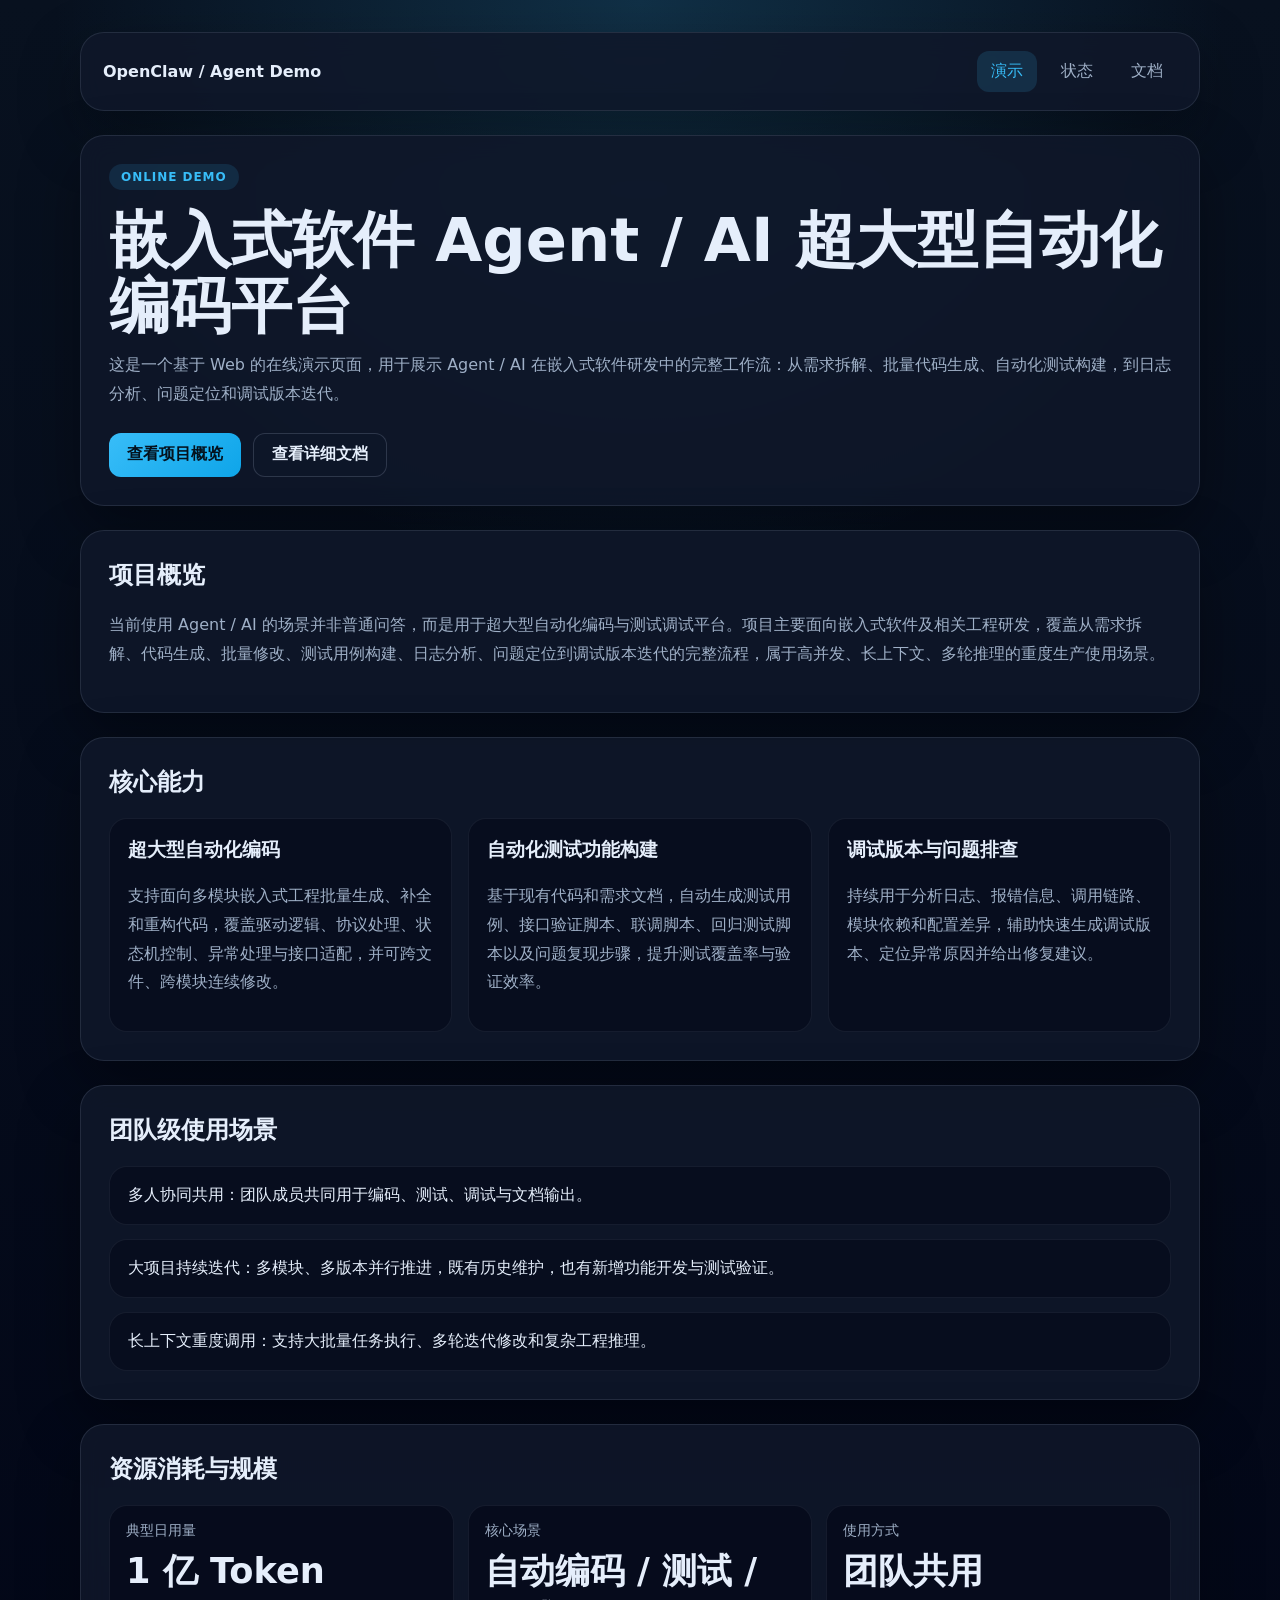
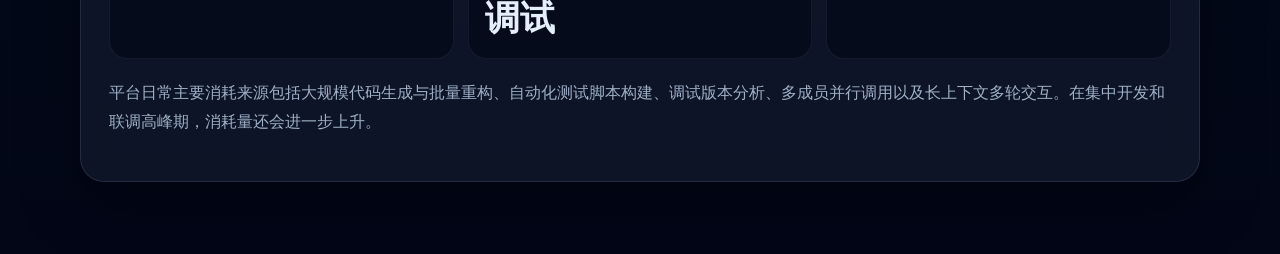
<file: index.html>
<!doctype html>
<html lang="zh-CN">
  <head>
    <meta charset="UTF-8" />
    <meta name="viewport" content="width=device-width, initial-scale=1.0" />
    <title>Agent / AI 在线演示平台</title>
    <meta
      name="description"
      content="面向嵌入式软件研发的 Agent / AI 超大型自动化编码与测试调试平台在线演示页面。"
    />
    <link rel="stylesheet" href="./styles.css" />
  </head>
  <body data-page="home">
    <div class="page-shell">
      <header class="topbar">
        <a class="brand" href="./index.html">OpenClaw / Agent Demo</a>
        <nav class="nav">
          <a href="./index.html" data-nav="home">演示</a>
          <a href="./status.html" data-nav="status">状态</a>
          <a href="./docs.html" data-nav="docs">文档</a>
        </nav>
      </header>

      <section class="hero">
        <div class="badge">Online Demo</div>
        <h1>嵌入式软件 Agent / AI 超大型自动化编码平台</h1>
        <p class="hero-text">
          这是一个基于 Web 的在线演示页面，用于展示 Agent / AI 在嵌入式软件研发中的完整工作流：从需求拆解、批量代码生成、自动化测试构建，到日志分析、问题定位和调试版本迭代。
        </p>
        <div class="hero-actions">
          <a class="button primary" href="#overview">查看项目概览</a>
          <a class="button secondary" href="./docs.html">查看详细文档</a>
        </div>
      </section>

      <main class="content-grid">
        <section class="panel" id="overview">
          <h2>项目概览</h2>
          <p>
            当前使用 Agent / AI 的场景并非普通问答，而是用于超大型自动化编码与测试调试平台。项目主要面向嵌入式软件及相关工程研发，覆盖从需求拆解、代码生成、批量修改、测试用例构建、日志分析、问题定位到调试版本迭代的完整流程，属于高并发、长上下文、多轮推理的重度生产使用场景。
          </p>
        </section>

        <section class="panel">
          <h2>核心能力</h2>
          <div class="card-grid">
            <article class="mini-card">
              <h3>超大型自动化编码</h3>
              <p>支持面向多模块嵌入式工程批量生成、补全和重构代码，覆盖驱动逻辑、协议处理、状态机控制、异常处理与接口适配，并可跨文件、跨模块连续修改。</p>
            </article>
            <article class="mini-card">
              <h3>自动化测试功能构建</h3>
              <p>基于现有代码和需求文档，自动生成测试用例、接口验证脚本、联调脚本、回归测试脚本以及问题复现步骤，提升测试覆盖率与验证效率。</p>
            </article>
            <article class="mini-card">
              <h3>调试版本与问题排查</h3>
              <p>持续用于分析日志、报错信息、调用链路、模块依赖和配置差异，辅助快速生成调试版本、定位异常原因并给出修复建议。</p>
            </article>
          </div>
        </section>

        <section class="panel">
          <h2>团队级使用场景</h2>
          <div class="check-list">
            <div class="check-item">多人协同共用：团队成员共同用于编码、测试、调试与文档输出。</div>
            <div class="check-item">大项目持续迭代：多模块、多版本并行推进，既有历史维护，也有新增功能开发与测试验证。</div>
            <div class="check-item">长上下文重度调用：支持大批量任务执行、多轮迭代修改和复杂工程推理。</div>
          </div>
        </section>

        <section class="panel">
          <h2>资源消耗与规模</h2>
          <div class="game-stats">
            <div class="stat-card">
              <span>典型日用量</span>
              <strong>1 亿 Token</strong>
            </div>
            <div class="stat-card">
              <span>核心场景</span>
              <strong>自动编码 / 测试 / 调试</strong>
            </div>
            <div class="stat-card">
              <span>使用方式</span>
              <strong>团队共用</strong>
            </div>
          </div>
          <p>
            平台日常主要消耗来源包括大规模代码生成与批量重构、自动化测试脚本构建、调试版本分析、多成员并行调用以及长上下文多轮交互。在集中开发和联调高峰期，消耗量还会进一步上升。
          </p>
        </section>
      </main>
    </div>

    <script src="./app.js"></script>
  </body>
</html>
</file>
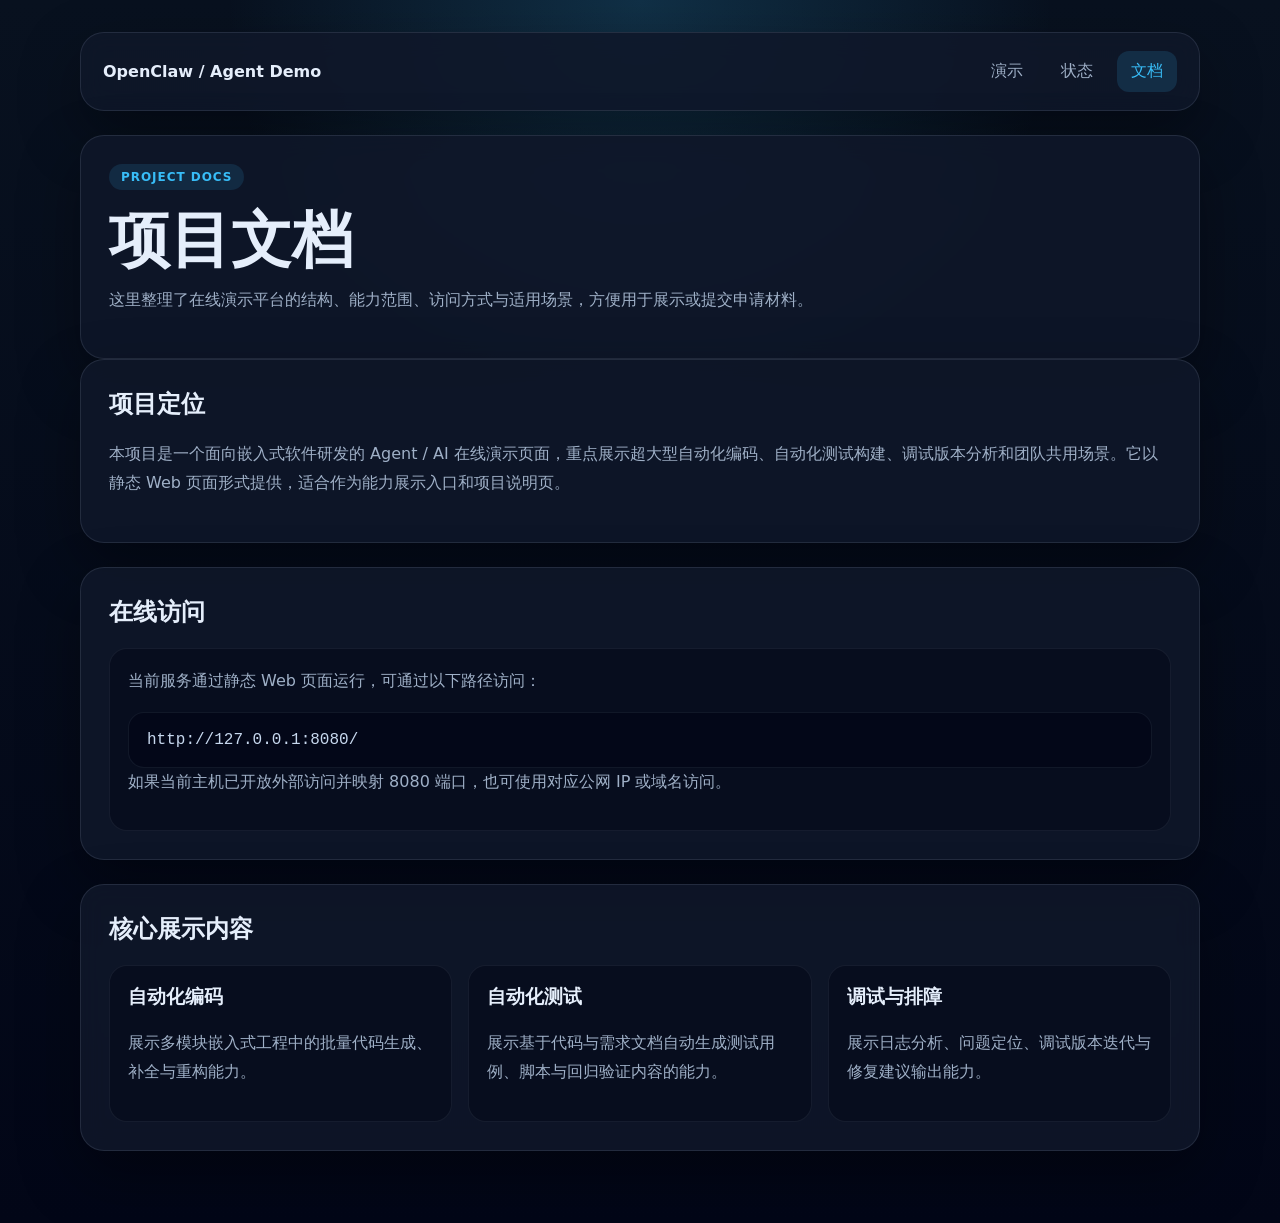
<file: docs.html>
<!doctype html>
<html lang="zh-CN">
  <head>
    <meta charset="UTF-8" />
    <meta name="viewport" content="width=device-width, initial-scale=1.0" />
    <title>Project Docs · Agent / AI Demo</title>
    <link rel="stylesheet" href="./styles.css" />
  </head>
  <body data-page="docs">
    <div class="page-shell">
      <header class="topbar">
        <a class="brand" href="./index.html">OpenClaw / Agent Demo</a>
        <nav class="nav">
          <a href="./index.html" data-nav="home">演示</a>
          <a href="./status.html" data-nav="status">状态</a>
          <a href="./docs.html" data-nav="docs">文档</a>
        </nav>
      </header>

      <section class="page-header panel">
        <div class="badge">Project Docs</div>
        <h1>项目文档</h1>
        <p>这里整理了在线演示平台的结构、能力范围、访问方式与适用场景，方便用于展示或提交申请材料。</p>
      </section>

      <main class="content-grid">
        <section class="panel">
          <h2>项目定位</h2>
          <p>
            本项目是一个面向嵌入式软件研发的 Agent / AI 在线演示页面，重点展示超大型自动化编码、自动化测试构建、调试版本分析和团队共用场景。它以静态 Web 页面形式提供，适合作为能力展示入口和项目说明页。
          </p>
        </section>

        <section class="panel">
          <h2>在线访问</h2>
          <div class="doc-block">
            <p>当前服务通过静态 Web 页面运行，可通过以下路径访问：</p>
            <pre class="code-block"><code>http://127.0.0.1:8080/</code></pre>
            <p>如果当前主机已开放外部访问并映射 8080 端口，也可使用对应公网 IP 或域名访问。</p>
          </div>
        </section>

        <section class="panel">
          <h2>核心展示内容</h2>
          <div class="card-grid">
            <article class="mini-card">
              <h3>自动化编码</h3>
              <p>展示多模块嵌入式工程中的批量代码生成、补全与重构能力。</p>
            </article>
            <article class="mini-card">
              <h3>自动化测试</h3>
              <p>展示基于代码与需求文档自动生成测试用例、脚本与回归验证内容的能力。</p>
            </article>
            <article class="mini-card">
              <h3>调试与排障</h3>
              <p>展示日志分析、问题定位、调试版本迭代与修复建议输出能力。</p>
            </article>
          </div>
        </section>
      </main>
    </div>

    <script src="./app.js"></script>
  </body>
</html>
</file>
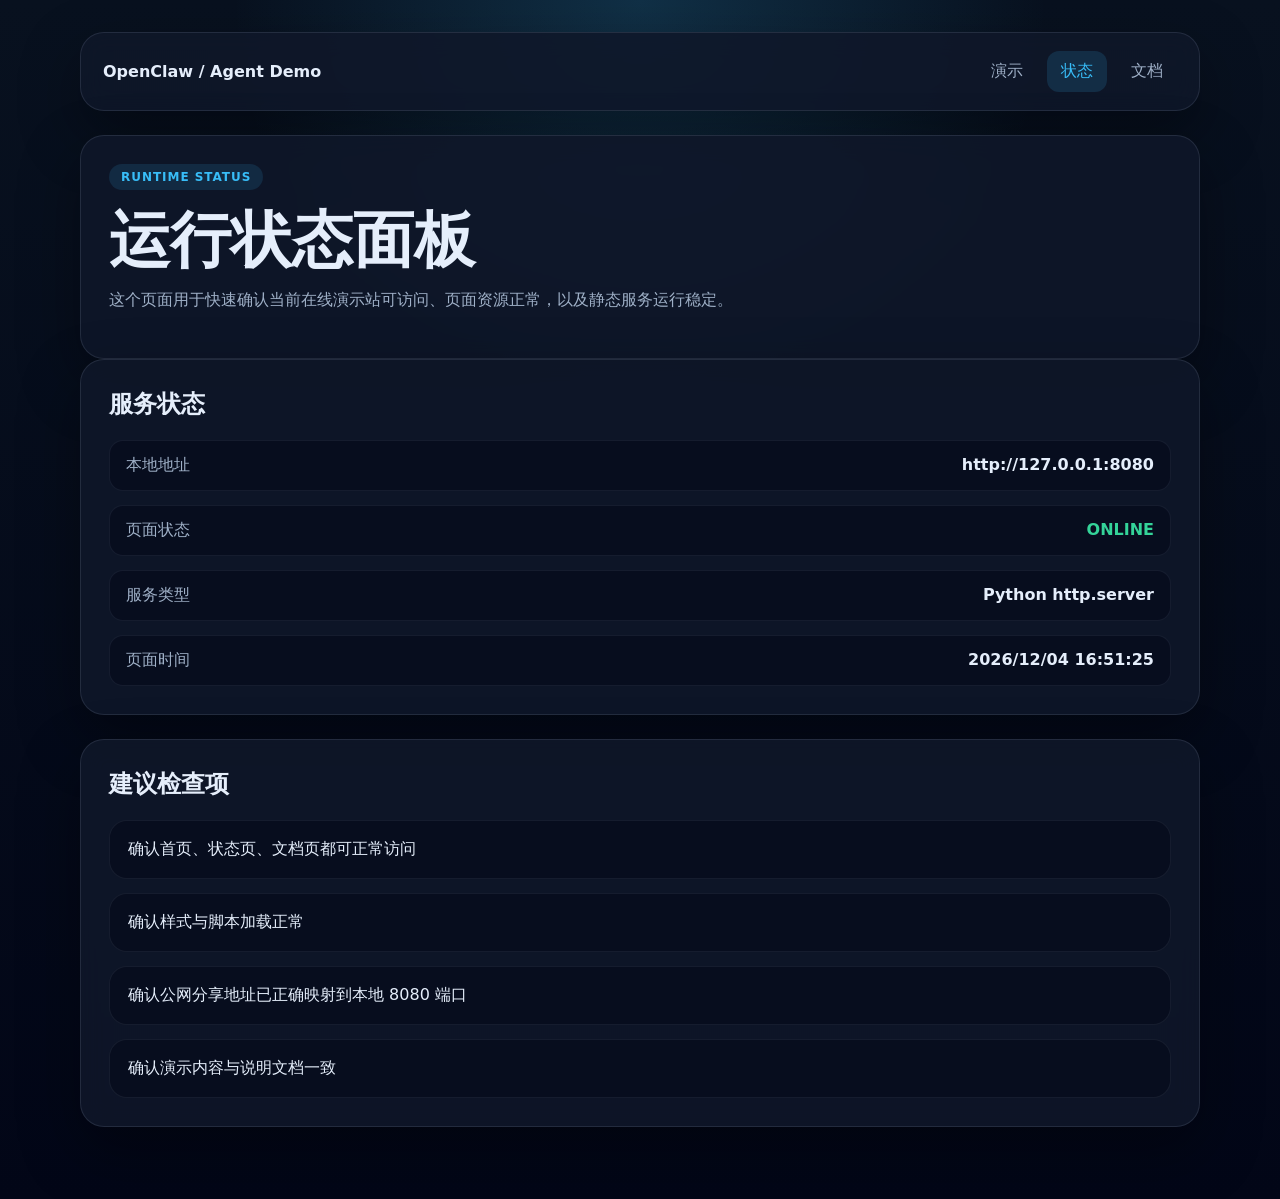
<file: status.html>
<!doctype html>
<html lang="zh-CN">
  <head>
    <meta charset="UTF-8" />
    <meta name="viewport" content="width=device-width, initial-scale=1.0" />
    <title>Server Status · Agent / AI Demo</title>
    <link rel="stylesheet" href="./styles.css" />
  </head>
  <body data-page="status">
    <div class="page-shell">
      <header class="topbar">
        <a class="brand" href="./index.html">OpenClaw / Agent Demo</a>
        <nav class="nav">
          <a href="./index.html" data-nav="home">演示</a>
          <a href="./status.html" data-nav="status">状态</a>
          <a href="./docs.html" data-nav="docs">文档</a>
        </nav>
      </header>

      <section class="page-header panel">
        <div class="badge">Runtime Status</div>
        <h1>运行状态面板</h1>
        <p>这个页面用于快速确认当前在线演示站可访问、页面资源正常，以及静态服务运行稳定。</p>
      </section>

      <main class="content-grid">
        <section class="panel">
          <h2>服务状态</h2>
          <ul class="status-list">
            <li><span>本地地址</span><strong>http://127.0.0.1:8080</strong></li>
            <li><span>页面状态</span><strong class="ok">ONLINE</strong></li>
            <li><span>服务类型</span><strong>Python http.server</strong></li>
            <li><span>页面时间</span><strong id="buildTime">--</strong></li>
          </ul>
        </section>

        <section class="panel">
          <h2>建议检查项</h2>
          <div class="check-list">
            <div class="check-item">确认首页、状态页、文档页都可正常访问</div>
            <div class="check-item">确认样式与脚本加载正常</div>
            <div class="check-item">确认公网分享地址已正确映射到本地 8080 端口</div>
            <div class="check-item">确认演示内容与说明文档一致</div>
          </div>
        </section>
      </main>
    </div>

    <script src="./app.js"></script>
  </body>
</html>
</file>
<file: styles.css>
:root {
  color-scheme: dark;
  --bg: #08111f;
  --bg-accent: #0f172a;
  --panel: rgba(15, 23, 42, 0.88);
  --panel-border: rgba(148, 163, 184, 0.16);
  --text: #e5eefb;
  --muted: #9fb0c7;
  --primary: #38bdf8;
  --primary-strong: #0ea5e9;
  --success: #34d399;
  --warning: #f59e0b;
  --shadow: 0 24px 60px rgba(0, 0, 0, 0.35);
}

* {
  box-sizing: border-box;
}

html {
  scroll-behavior: smooth;
}

body {
  margin: 0;
  min-height: 100vh;
  font-family: Inter, system-ui, -apple-system, BlinkMacSystemFont, "Segoe UI", sans-serif;
  background:
    radial-gradient(circle at top, rgba(56, 189, 248, 0.18), transparent 30%),
    linear-gradient(180deg, var(--bg) 0%, #020617 100%);
  color: var(--text);
}

code,
pre {
  font-family: "SFMono-Regular", Consolas, "Liberation Mono", Menlo, monospace;
}

button {
  font: inherit;
}

.page-shell {
  width: min(1120px, calc(100% - 32px));
  margin: 0 auto;
  padding: 32px 0 72px;
}

.topbar,
.hero,
.panel {
  background: var(--panel);
  border: 1px solid var(--panel-border);
  border-radius: 24px;
  box-shadow: var(--shadow);
  backdrop-filter: blur(12px);
}

.topbar {
  display: flex;
  align-items: center;
  justify-content: space-between;
  gap: 16px;
  padding: 18px 22px;
  margin-bottom: 24px;
}

.brand {
  color: var(--text);
  text-decoration: none;
  font-weight: 800;
}

.nav {
  display: flex;
  gap: 10px;
  flex-wrap: wrap;
}

.nav a {
  color: var(--muted);
  text-decoration: none;
  padding: 10px 14px;
  border-radius: 12px;
  transition: 180ms ease;
}

.nav a.active,
.nav a:hover {
  background: rgba(56, 189, 248, 0.14);
  color: var(--primary);
}

.hero,
.page-header,
.panel {
  padding: 28px;
}

.hero {
  margin-bottom: 24px;
}

.badge {
  display: inline-flex;
  padding: 6px 12px;
  border-radius: 999px;
  background: rgba(56, 189, 248, 0.12);
  color: var(--primary);
  font-size: 12px;
  font-weight: 700;
  letter-spacing: 0.08em;
  text-transform: uppercase;
}

h1,
h2,
h3,
p {
  margin-top: 0;
}

h1 {
  margin: 18px 0 12px;
  font-size: clamp(2.2rem, 4.8vw, 3.8rem);
  line-height: 1.08;
}

.hero-text,
.page-header p,
.panel p,
.mini-card p,
.doc-block p {
  color: var(--muted);
  line-height: 1.8;
}

.hero-actions {
  display: flex;
  gap: 12px;
  flex-wrap: wrap;
  margin-top: 24px;
}

.button {
  display: inline-flex;
  align-items: center;
  justify-content: center;
  min-height: 44px;
  padding: 0 18px;
  border-radius: 12px;
  text-decoration: none;
  font-weight: 700;
  transition: 180ms ease;
  border: 0;
  cursor: pointer;
}

.button.primary {
  background: linear-gradient(135deg, var(--primary), var(--primary-strong));
  color: #04111d;
}

.button.secondary {
  border: 1px solid rgba(148, 163, 184, 0.24);
  color: var(--text);
  background: rgba(15, 23, 42, 0.7);
}

.button:hover {
  transform: translateY(-1px);
}

.content-grid {
  display: grid;
  grid-template-columns: repeat(12, minmax(0, 1fr));
  gap: 24px;
}

.panel {
  grid-column: span 12;
}

.game-layout {
  align-items: start;
}

.game-panel {
  grid-column: span 8;
}

.side-panel {
  grid-column: span 4;
}

.game-stats {
  display: grid;
  grid-template-columns: repeat(3, minmax(0, 1fr));
  gap: 14px;
  margin-bottom: 20px;
}

.stat-card {
  padding: 16px;
  border-radius: 18px;
  background: rgba(2, 6, 23, 0.56);
  border: 1px solid rgba(148, 163, 184, 0.1);
}

.stat-card span {
  display: block;
  color: var(--muted);
  font-size: 14px;
  margin-bottom: 8px;
}

.stat-card strong {
  font-size: clamp(1.6rem, 3vw, 2.2rem);
}

.arena-wrap {
  border-radius: 24px;
  padding: 14px;
  background: linear-gradient(180deg, rgba(8, 17, 31, 0.9), rgba(15, 23, 42, 0.72));
  border: 1px solid rgba(148, 163, 184, 0.12);
}

.arena {
  position: relative;
  min-height: 420px;
  overflow: hidden;
  border-radius: 20px;
  background:
    radial-gradient(circle at 20% 20%, rgba(56, 189, 248, 0.18), transparent 22%),
    radial-gradient(circle at 80% 30%, rgba(14, 165, 233, 0.22), transparent 18%),
    linear-gradient(180deg, rgba(3, 7, 18, 0.96), rgba(15, 23, 42, 0.95));
}

.arena::after {
  content: "";
  position: absolute;
  inset: 0;
  background-image:
    linear-gradient(rgba(148, 163, 184, 0.06) 1px, transparent 1px),
    linear-gradient(90deg, rgba(148, 163, 184, 0.06) 1px, transparent 1px);
  background-size: 28px 28px;
  pointer-events: none;
}

.arena.is-active {
  box-shadow: inset 0 0 0 1px rgba(56, 189, 248, 0.2);
}

.target {
  position: absolute;
  left: 24px;
  top: 24px;
  z-index: 2;
  width: 88px;
  height: 88px;
  border: 0;
  border-radius: 999px;
  cursor: pointer;
  color: #03131f;
  font-weight: 900;
  letter-spacing: 0.08em;
  background:
    radial-gradient(circle at 30% 30%, #ffffff, #7dd3fc 25%, #38bdf8 55%, #0284c7 100%);
  box-shadow:
    0 0 0 6px rgba(56, 189, 248, 0.12),
    0 18px 36px rgba(2, 132, 199, 0.35);
  transition: transform 120ms ease, box-shadow 120ms ease;
}

.target:hover:not(:disabled) {
  transform: scale(1.04);
}

.target:active:not(:disabled) {
  transform: scale(0.95);
}

.target:disabled {
  cursor: not-allowed;
  filter: grayscale(0.18);
  opacity: 0.88;
}

.arena-overlay {
  position: absolute;
  inset: 0;
  z-index: 1;
  display: grid;
  place-items: center;
  text-align: center;
  padding: 24px;
  background: rgba(2, 6, 23, 0.42);
}

.arena-overlay p {
  max-width: 420px;
  margin: 0;
  color: #d8e6f8;
  font-size: 1.05rem;
}

.status-list {
  list-style: none;
  margin: 0;
  padding: 0;
  display: grid;
  gap: 14px;
}

.status-list li {
  display: flex;
  justify-content: space-between;
  gap: 16px;
  padding: 14px 16px;
  border-radius: 14px;
  background: rgba(2, 6, 23, 0.45);
  border: 1px solid rgba(148, 163, 184, 0.1);
}

.status-list span {
  color: var(--muted);
}

.ok {
  color: var(--success);
}

.code-block {
  margin: 0;
  padding: 18px;
  overflow-x: auto;
  border-radius: 16px;
  background: rgba(2, 6, 23, 0.7);
  border: 1px solid rgba(148, 163, 184, 0.1);
  color: #c7d8ee;
}

.card-grid {
  display: grid;
  grid-template-columns: repeat(3, minmax(0, 1fr));
  gap: 16px;
}

.mini-card,
.check-item,
.doc-block {
  padding: 18px;
  border-radius: 18px;
  background: rgba(2, 6, 23, 0.5);
  border: 1px solid rgba(148, 163, 184, 0.1);
}

.check-list {
  display: grid;
  gap: 14px;
}

@media (max-width: 900px) {
  .topbar {
    align-items: flex-start;
    flex-direction: column;
  }

  .card-grid,
  .game-stats {
    grid-template-columns: 1fr;
  }

  .game-panel,
  .side-panel {
    grid-column: span 12;
  }

  .hero,
  .page-header,
  .panel {
    padding: 22px;
  }

  .arena {
    min-height: 360px;
  }

  .target {
    width: 76px;
    height: 76px;
  }
}
</file>
